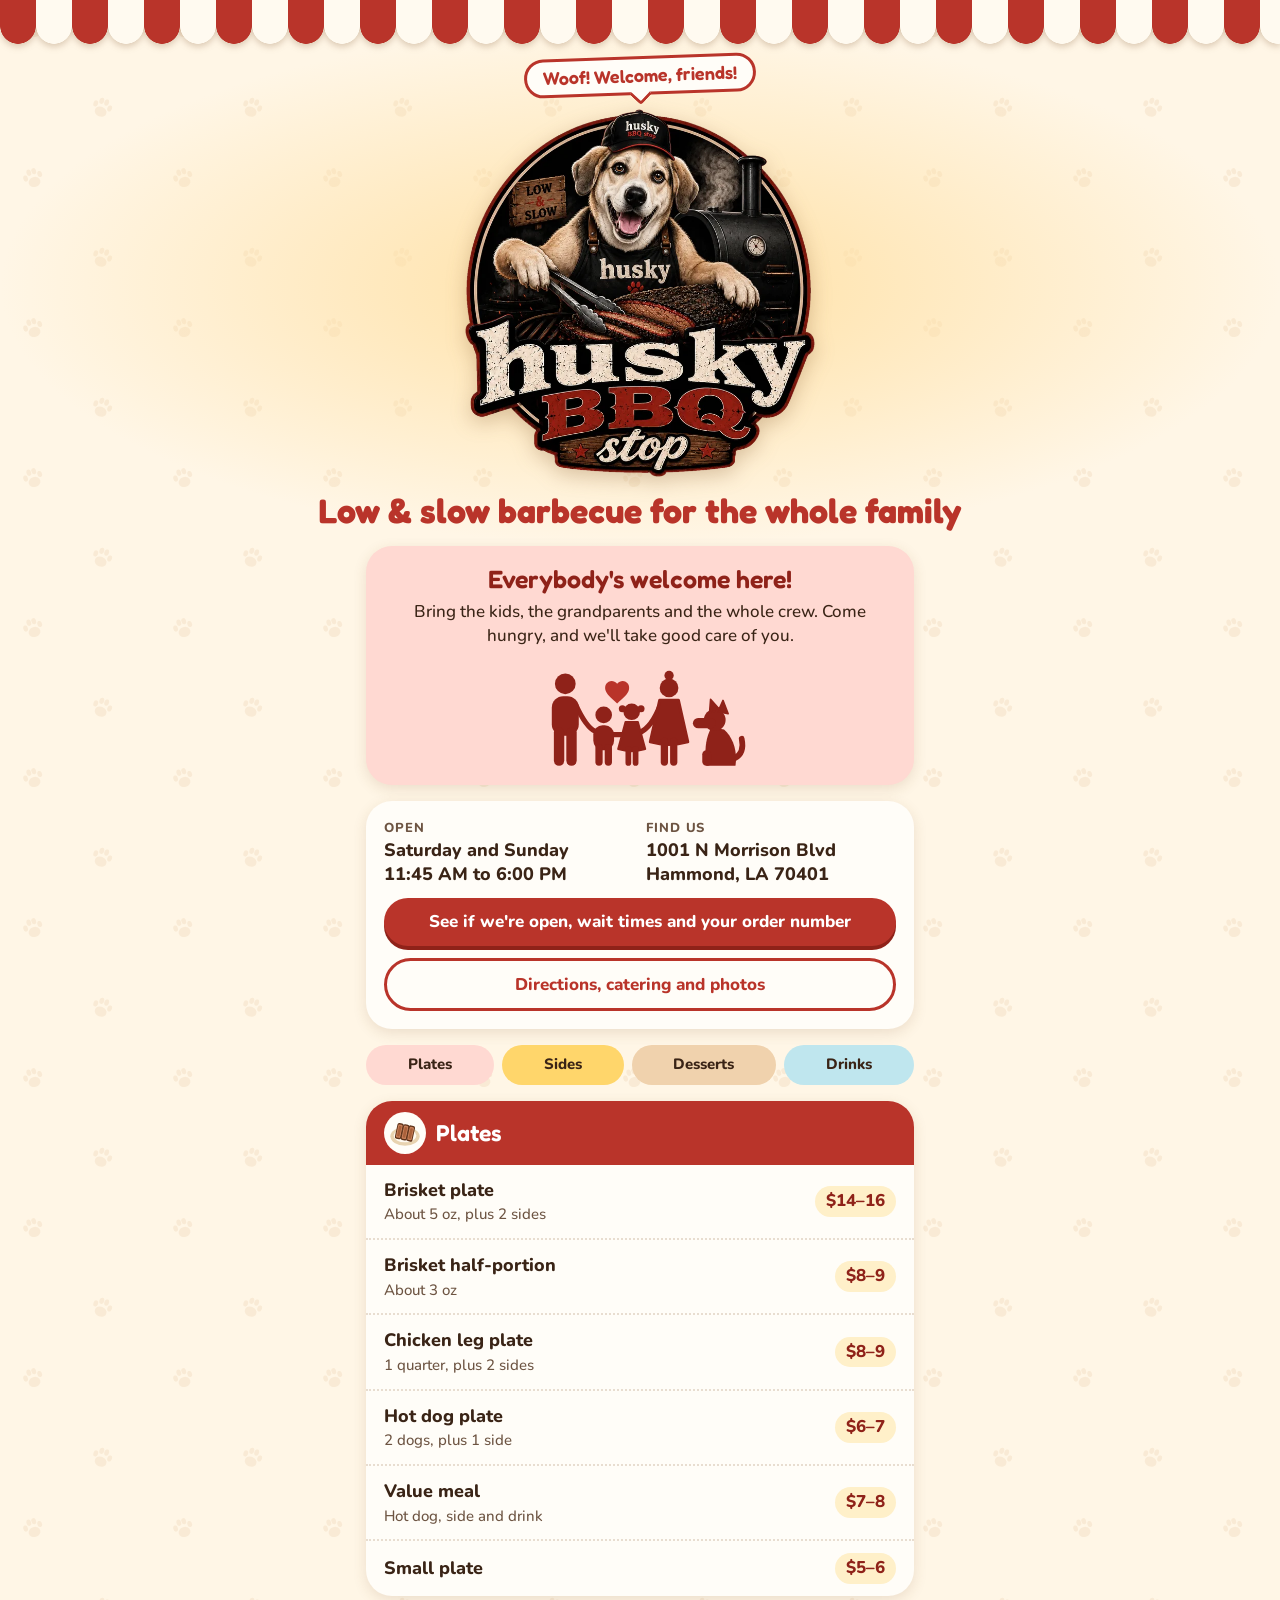
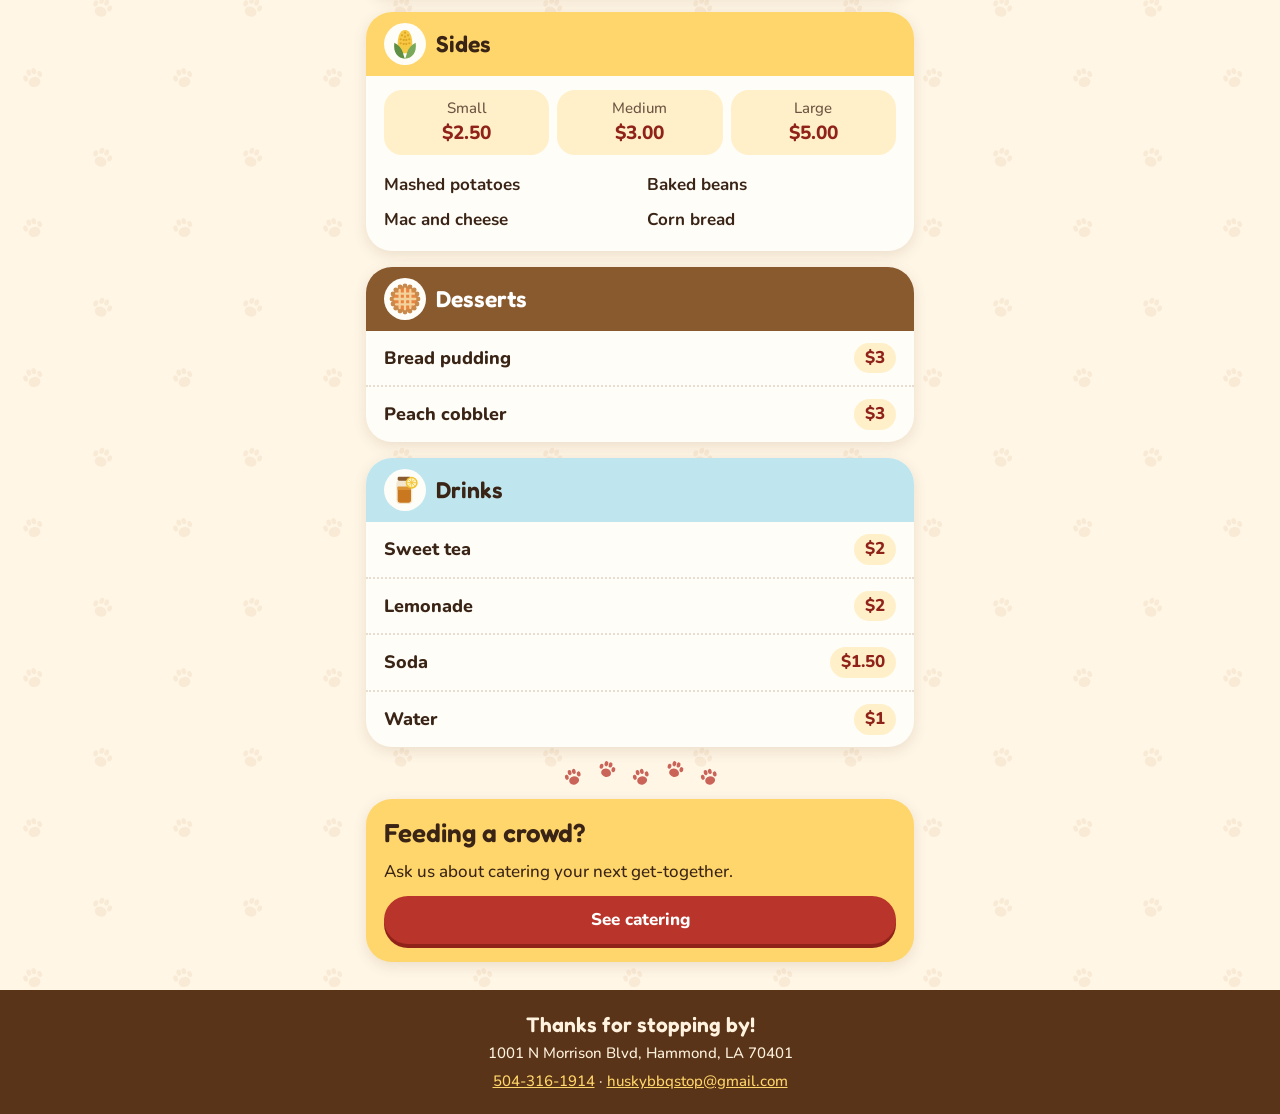
<file: index.html>
<!doctype html>
<html lang="en"><head><meta charset="utf-8">
<meta name="viewport" content="width=device-width, initial-scale=1, viewport-fit=cover">
<title>Husky BBQ Stop</title>
<meta name="claude:viewport-fit-sides" content="cover">
<meta name="description" content="Husky BBQ Stop menu and prices: low and slow smoked brisket, hot dogs and chicken legs in Hammond, Louisiana.">
<meta name="theme-color" content="#fbf3e4">
<meta property="og:title" content="Husky BBQ Stop">
<meta property="og:description" content="Low and slow barbecue in Hammond, Louisiana. Open Saturday and Sunday.">
<meta property="og:image" content="https://huskybbqshop.com/share.jpg">
<link rel="icon" href="icon.png">
<link rel="apple-touch-icon" href="icon.png">
<link rel="stylesheet" href="https://fonts.googleapis.com/css2?family=Fredoka:wght@600;700&amp;family=Nunito:wght@500;700;800&amp;display=swap">
<link rel="stylesheet" href="style.css">
</head>
<body>
<div class="awning" aria-hidden="true"></div>
<header class="hero">
<p class="bubble">Woof! Welcome, friends!</p>
<img class="logo" src="logo.webp" width="680" height="715" alt="Husky BBQ Stop logo: a smiling dog in a cap and apron slicing brisket beside a smoker">
<h1>Low &amp; slow barbecue for the whole family</h1>
</header>

<main>
<section class="card welcome">
<h2>Everybody's welcome here!</h2>
<p>Bring the kids, the grandparents and the whole crew. Come hungry, and we'll take good care of you.</p>
<svg class="fam" viewBox="0 0 212 100" fill="currentColor" aria-hidden="true"><path d="M44 40Q54 62 63 66M78 69h13M106 67Q117 62 125 42" fill="none" stroke="currentColor" stroke-width="5" stroke-linecap="round"/><circle cx="34" cy="20" r="10"/><rect x="21" y="32" width="26" height="38" rx="11"/><rect x="23" y="62" width="10" height="37" rx="5"/><rect x="35" y="62" width="10" height="37" rx="5"/><circle cx="71" cy="50" r="8"/><rect x="61" y="60" width="20" height="24" rx="9"/><rect x="63" y="78" width="7" height="21" rx="3.500"/><rect x="72" y="78" width="7" height="21" rx="3.500"/><circle cx="98" cy="47" r="8"/><circle cx="89" cy="44" r="3.400"/><circle cx="107" cy="44" r="3.400"/><path d="M92 57h12l7 26q-13 4-26 0z" stroke="currentColor" stroke-width="2" stroke-linejoin="round"/><rect x="92" y="80" width="5.500" height="19" rx="2.700"/><rect x="99" y="80" width="5.500" height="19" rx="2.700"/><circle cx="134" cy="24" r="9"/><circle cx="134" cy="12" r="4.500"/><path d="M125 36h18l9 40q-18 5-36 0z" stroke="currentColor" stroke-width="3" stroke-linejoin="round"/><rect x="126" y="72" width="7" height="27" rx="3.500"/><rect x="135" y="72" width="7" height="27" rx="3.500"/><path d="M197 92q10-5 7-19" fill="none" stroke="currentColor" stroke-width="5.500" stroke-linecap="round"/><path d="M170 99c-2-14-1-27 5-37l12 2c9 8 13 21 11 35z"/><rect x="166" y="84" width="9" height="15" rx="4"/><circle cx="178" cy="55" r="10.500"/><rect x="157" y="53" width="22" height="10" rx="5"/><path d="M173 48l1-13 9 10zM181 47l5-11 5 13z" stroke="currentColor" stroke-width="1.500" stroke-linejoin="round"/><path d="M84 20c-5-6-14-1-11 7 2 5 7 8 11 12 4-4 9-7 11-12 3-8-6-13-11-7z" fill="var(--red)"/></svg>
</section>

<section class="card" aria-label="Hours and location">
<div class="facts">
<div><h3>Open</h3><p class="val">Saturday and Sunday<br>11:45 AM to 6:00 PM</p></div>
<div><h3>Find us</h3><p class="val">1001 N Morrison Blvd<br>Hammond, LA 70401</p></div>
</div>
<div class="stack">
<a class="btn main" href="https://claude.ai/artifact/BXaqdQzdZmfjxdPt5b5Gmy">See if we're open, wait times and your order number</a>
<a class="btn plain" href="find-us.html">Directions, catering and photos</a>
</div>
</section>

<nav class="chips" aria-label="Jump to">
<a class="chip" href="#plates">Plates</a><a class="chip" href="#sides">Sides</a><a class="chip" href="#desserts">Desserts</a><a class="chip" href="#drinks">Drinks</a>
</nav>

<section id="plates" class="cat c-red"><div class="ch"><h2><svg class="art" viewBox="0 0 48 48" aria-hidden="true"><ellipse cx="24" cy="29" rx="22" ry="14" fill="#e8d3b0"/><ellipse cx="24" cy="28" rx="17" ry="10" fill="#fffaf0"/><g transform="rotate(12 24 23)"><rect x="10.5" y="11" width="9.500" height="24" rx="2.800" fill="#5e3219"/><rect x="11.9" y="13" width="6.700" height="20" rx="1.800" fill="#c9805a"/><rect x="13.3" y="15" width="3.900" height="16" rx="1.200" fill="#a9603a"/><rect x="19.2" y="11" width="9.500" height="24" rx="2.800" fill="#5e3219"/><rect x="20.599999999999998" y="13" width="6.700" height="20" rx="1.800" fill="#c9805a"/><rect x="22.0" y="15" width="3.900" height="16" rx="1.200" fill="#a9603a"/><rect x="27.9" y="11" width="9.500" height="24" rx="2.800" fill="#5e3219"/><rect x="29.299999999999997" y="13" width="6.700" height="20" rx="1.800" fill="#c9805a"/><rect x="30.7" y="15" width="3.900" height="16" rx="1.200" fill="#a9603a"/></g></svg> Plates</h2></div>
<div class="m"><div><b>Brisket plate</b><small>About 5 oz, plus 2 sides</small></div><span class="p">$14–16</span></div>
<div class="m"><div><b>Brisket half-portion</b><small>About 3 oz</small></div><span class="p">$8–9</span></div>
<div class="m"><div><b>Chicken leg plate</b><small>1 quarter, plus 2 sides</small></div><span class="p">$8–9</span></div>
<div class="m"><div><b>Hot dog plate</b><small>2 dogs, plus 1 side</small></div><span class="p">$6–7</span></div>
<div class="m"><div><b>Value meal</b><small>Hot dog, side and drink</small></div><span class="p">$7–8</span></div>
<div class="m"><div><b>Small plate</b></div><span class="p">$5–6</span></div>
</section>

<section id="sides" class="cat c-butter"><div class="ch"><h2><svg class="art" viewBox="0 0 48 48" aria-hidden="true"><path d="M24 3c8 0 11 11 11 21 0 8-4 14-11 14s-11-6-11-14C13 14 16 3 24 3z" fill="#f6c945"/><circle cx="24" cy="7" r="1.700" fill="#e0a526"/><circle cx="19.5" cy="11" r="1.700" fill="#e0a526"/><circle cx="28.5" cy="11" r="1.700" fill="#e0a526"/><circle cx="24" cy="13" r="1.700" fill="#e0a526"/><circle cx="17.5" cy="17" r="1.700" fill="#e0a526"/><circle cx="22" cy="18" r="1.700" fill="#e0a526"/><circle cx="26" cy="18" r="1.700" fill="#e0a526"/><circle cx="30.5" cy="17" r="1.700" fill="#e0a526"/><circle cx="17.5" cy="23" r="1.700" fill="#e0a526"/><circle cx="22" cy="24" r="1.700" fill="#e0a526"/><circle cx="26" cy="24" r="1.700" fill="#e0a526"/><circle cx="30.5" cy="23" r="1.700" fill="#e0a526"/><path d="M24 46C13 45 6 37 8 22c6 3 11 8 13 15 1 4 2 7 3 9z" fill="#5f8f45"/><path d="M24 46c11-1 18-9 16-24-6 3-11 8-13 15-1 4-2 7-3 9z" fill="#7aa95a"/></svg> Sides</h2></div>
<div class="sizes"><div>Small<b>$2.50</b></div><div>Medium<b>$3.00</b></div><div>Large<b>$5.00</b></div></div>
<ul class="sidelist"><li>Mashed potatoes</li><li>Baked beans</li><li>Mac and cheese</li><li>Corn bread</li></ul>
</section>

<section id="desserts" class="cat c-caramel"><div class="ch"><h2><svg class="art" viewBox="0 0 48 48" aria-hidden="true"><circle cx="43.5" cy="24.0" r="3.600" fill="#c98a4b"/><circle cx="42.0" cy="31.5" r="3.600" fill="#c98a4b"/><circle cx="37.8" cy="37.8" r="3.600" fill="#c98a4b"/><circle cx="31.5" cy="42.0" r="3.600" fill="#c98a4b"/><circle cx="24.0" cy="43.5" r="3.600" fill="#c98a4b"/><circle cx="16.5" cy="42.0" r="3.600" fill="#c98a4b"/><circle cx="10.2" cy="37.8" r="3.600" fill="#c98a4b"/><circle cx="6.0" cy="31.5" r="3.600" fill="#c98a4b"/><circle cx="4.5" cy="24.0" r="3.600" fill="#c98a4b"/><circle cx="6.0" cy="16.5" r="3.600" fill="#c98a4b"/><circle cx="10.2" cy="10.2" r="3.600" fill="#c98a4b"/><circle cx="16.5" cy="6.0" r="3.600" fill="#c98a4b"/><circle cx="24.0" cy="4.5" r="3.600" fill="#c98a4b"/><circle cx="31.5" cy="6.0" r="3.600" fill="#c98a4b"/><circle cx="37.8" cy="10.2" r="3.600" fill="#c98a4b"/><circle cx="42.0" cy="16.5" r="3.600" fill="#c98a4b"/><circle cx="24" cy="24" r="19.500" fill="#c98a4b"/><circle cx="24" cy="24" r="16.500" fill="#e8843f"/><path d="M16 10.500v27M24 8.500v31M32 10.500v27M10.500 16h27M8.500 24h31M10.500 32h27" stroke="#f3d29c" stroke-width="3.400" stroke-linecap="round"/></svg> Desserts</h2></div>
<div class="m"><div><b>Bread pudding</b></div><span class="p">$3</span></div>
<div class="m"><div><b>Peach cobbler</b></div><span class="p">$3</span></div>
</section>

<section id="drinks" class="cat c-sky"><div class="ch"><h2><svg class="art" viewBox="0 0 48 48" aria-hidden="true"><rect x="11" y="9" width="24" height="36" rx="6" fill="#f3e7d0"/><path d="M13 19h20v20a4 4 0 0 1-4 4H17a4 4 0 0 1-4-4z" fill="#c9781f"/><path d="M13 19h20v5H13z" fill="#dd9233"/><rect x="13" y="4" width="20" height="6" rx="2" fill="#8a5a2f"/><circle cx="34" cy="13" r="9" fill="#f2c230"/><circle cx="34" cy="13" r="6.800" fill="#fff4c2"/><path d="M34 6.500v13M27.500 13h13M29.400 8.400l9.200 9.200M38.600 8.400l-9.200 9.200" stroke="#f2c230" stroke-width="1.200"/></svg> Drinks</h2></div>
<div class="m"><div><b>Sweet tea</b></div><span class="p">$2</span></div>
<div class="m"><div><b>Lemonade</b></div><span class="p">$2</span></div>
<div class="m"><div><b>Soda</b></div><span class="p">$1.50</span></div>
<div class="m"><div><b>Water</b></div><span class="p">$1</span></div>
</section>

<div class="trail" aria-hidden="true"><i></i><i></i><i></i><i></i><i></i></div>

<section class="card invite">
<h2>Feeding a crowd?</h2>
<p>Ask us about catering your next get-together.</p>
<a class="btn" href="find-us.html#catering">See catering</a>
</section>
</main>

<footer class="foot"><div class="foot-in">
<strong>Thanks for stopping by!</strong>
<p>1001 N Morrison Blvd, Hammond, LA 70401</p>
<p><a href="tel:+15043161914">504-316-1914</a> · <a href="mailto:huskybbqstop@gmail.com">huskybbqstop@gmail.com</a></p>
</div></footer>
</body></html>
</file>
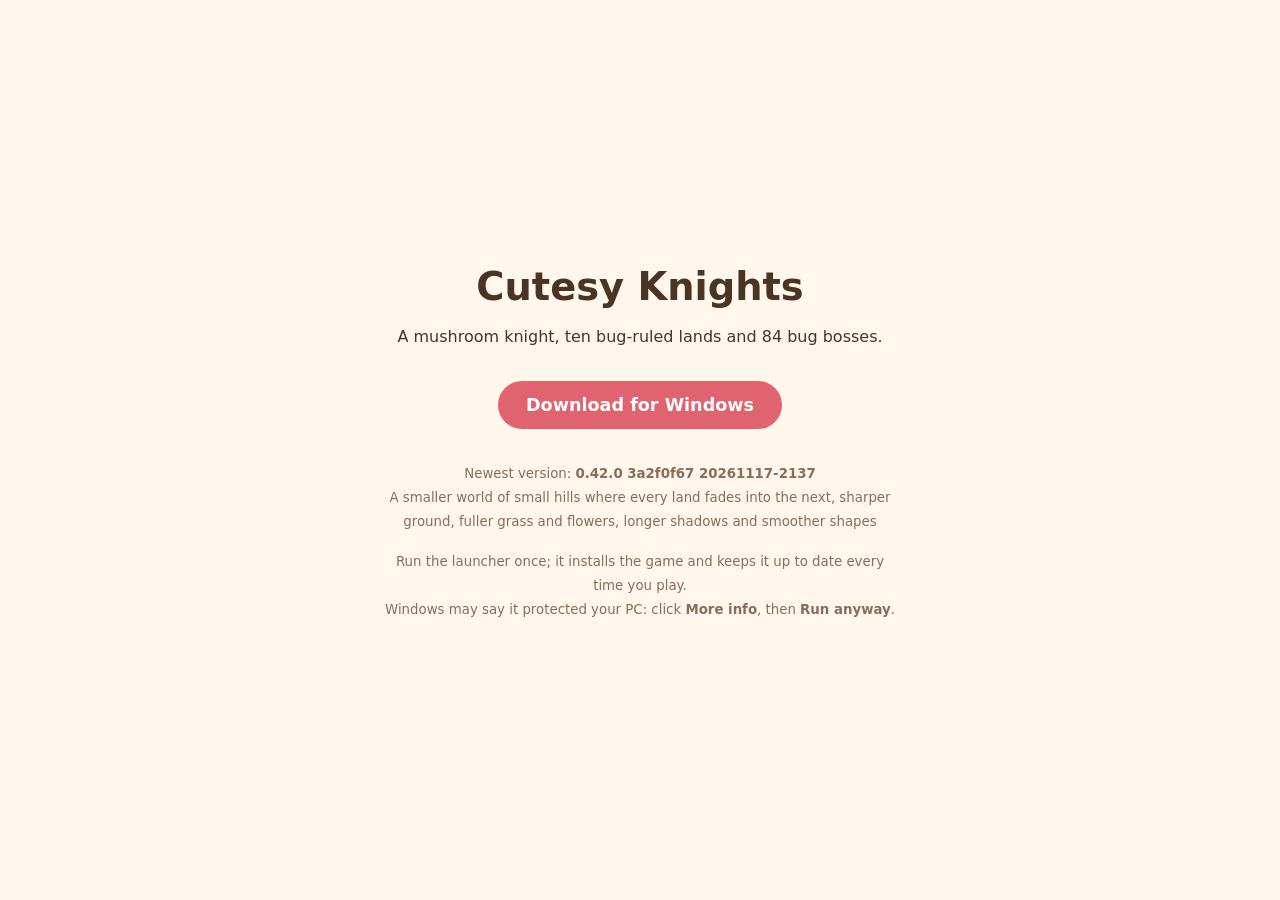
<file: game/index.html>
<!doctype html>
<html lang="en"><head><meta charset="utf-8"><meta name="viewport" content="width=device-width, initial-scale=1">
<title>Cutesy Knights</title>
<style>
 body{margin:0;font-family:system-ui,Segoe UI,sans-serif;background:#fff6ec;color:#4a3426;display:flex;min-height:100vh;align-items:center;justify-content:center}
 main{max-width:520px;padding:32px 16px;text-align:center}
 h1{font-size:2.4rem;margin:0 0 8px}
 p{line-height:1.5}
 a.btn{display:inline-block;margin:16px 0;padding:14px 28px;border-radius:999px;background:#e0646f;color:#fff;font-weight:700;text-decoration:none;font-size:1.1rem}
 a.btn:hover{background:#c94f5a}
 small{color:#8a6d5b}
</style></head><body><main>
<h1>Cutesy Knights</h1>
<p>A mushroom knight, ten bug-ruled lands and 84 bug bosses.</p>
<a class="btn" href="Launcher.exe">Download for Windows</a>
<p><small>Newest version: <b id="v">0.42.0 3a2f0f67 20261117-2137</b><br><span id="n">A smaller world of small hills where every land fades into the next, sharper ground, fuller grass and flowers, longer shadows and smoother shapes</span></small></p>
<p><small>Run the launcher once; it installs the game and keeps it up to date every time you play.<br>
Windows may say it protected your PC: click <b>More info</b>, then <b>Run anyway</b>.</small></p>
</main>
<script>
fetch('latest.json',{cache:'no-store'}).then(r=>r.json()).then(m=>{document.getElementById('v').textContent=m.version;document.getElementById('n').textContent=m.notes||''}).catch(()=>{});
</script>
</body></html>
</file>
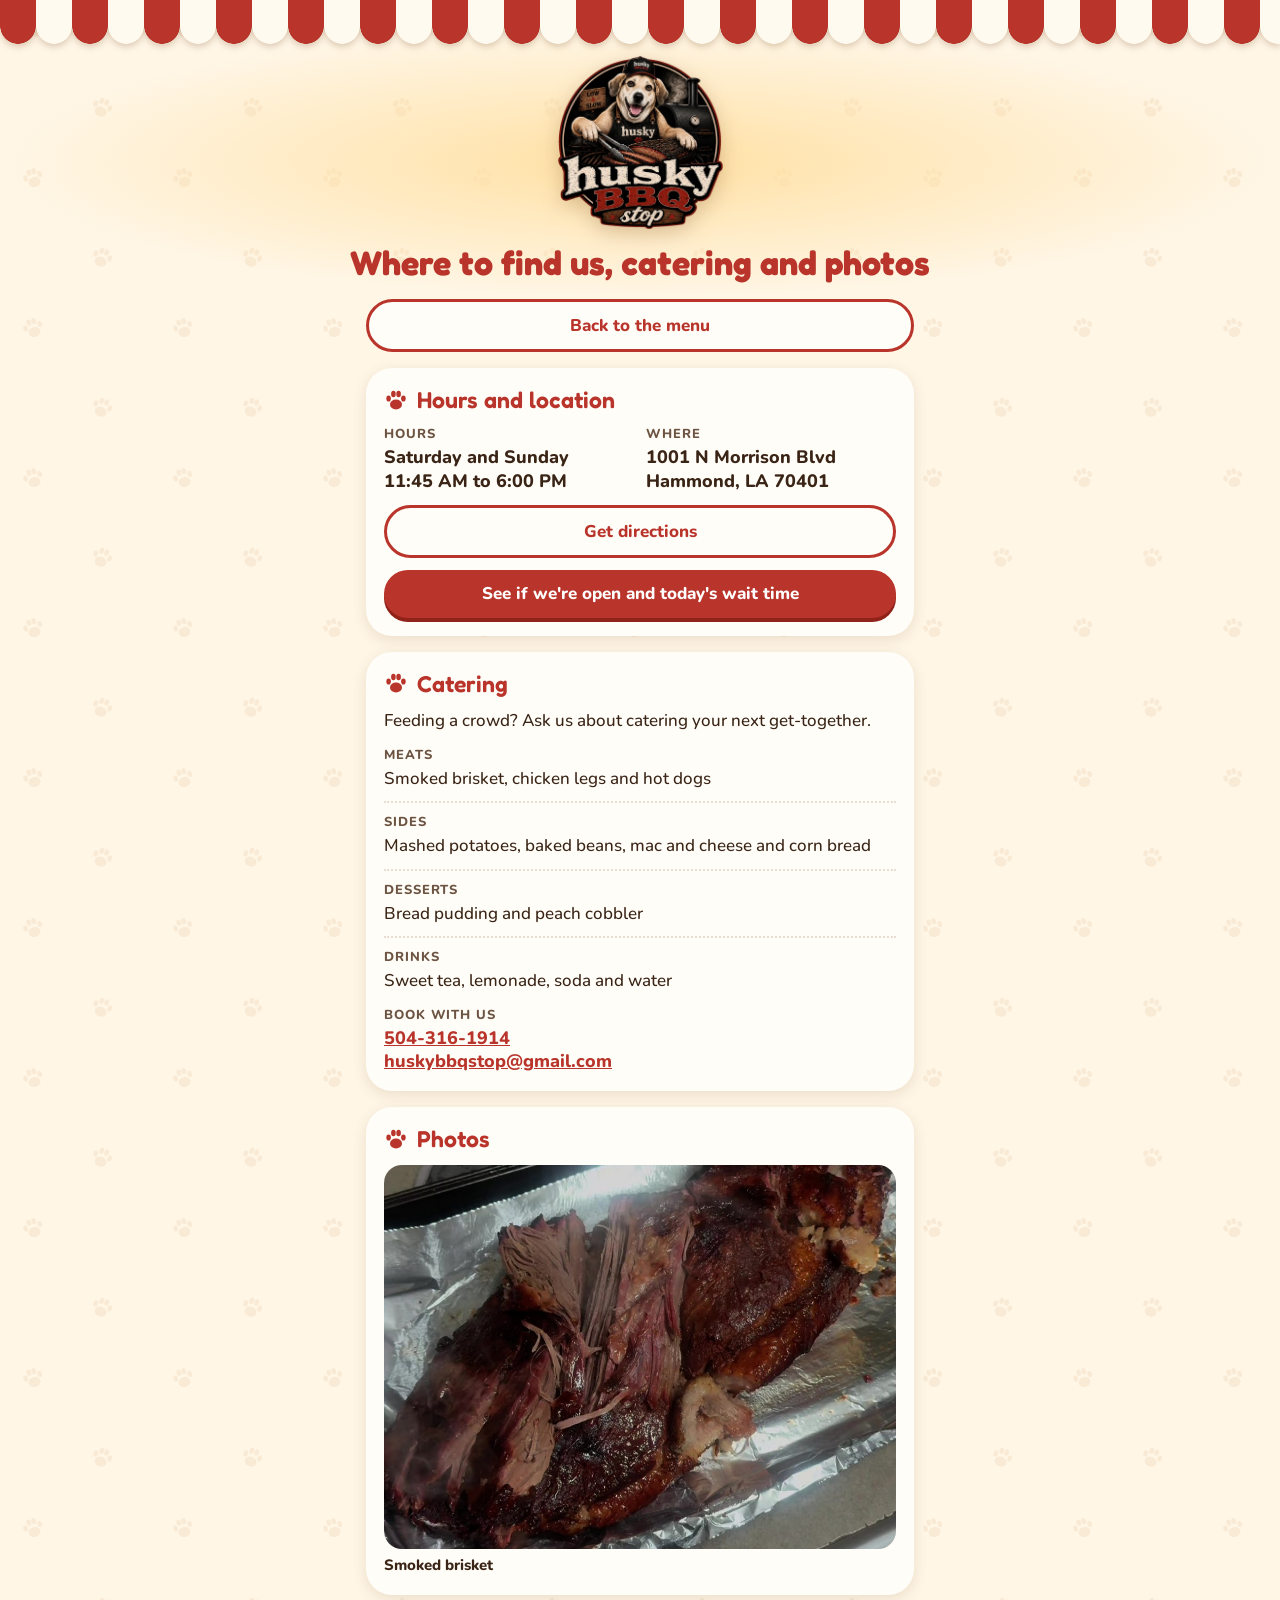
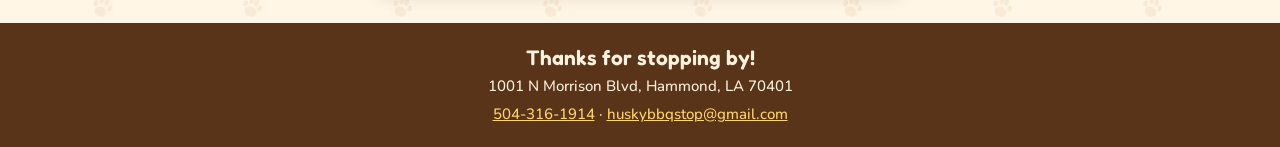
<file: find-us.html>
<!doctype html>
<html lang="en"><head><meta charset="utf-8">
<meta name="viewport" content="width=device-width, initial-scale=1, viewport-fit=cover">
<title>Husky BBQ Find Us</title>
<meta name="description" content="Husky BBQ Stop hours, location, catering and food photos.">
<meta name="theme-color" content="#fbf3e4">
<link rel="icon" href="icon.png">
<link rel="apple-touch-icon" href="icon.png">
<link rel="stylesheet" href="https://fonts.googleapis.com/css2?family=Fredoka:wght@600;700&amp;family=Nunito:wght@500;700;800&amp;display=swap">
<link rel="stylesheet" href="style.css">
</head>
<body>
<div class="awning" aria-hidden="true"></div>
<header class="hero small">
<a href="index.html"><img class="logo" src="logo.webp" width="680" height="715" alt="Husky BBQ Stop logo, back to the menu"></a>
<h1>Where to find us, catering and photos</h1>
</header>

<main>
<a class="btn plain" href="index.html">Back to the menu</a>

<section id="visit" class="card">
<h2 class="head">Hours and location</h2>
<div class="facts">
<div><h3>Hours</h3><p class="val">Saturday and Sunday<br>11:45 AM to 6:00 PM</p></div>
<div><h3>Where</h3><p class="val">1001 N Morrison Blvd<br>Hammond, LA 70401</p></div>
</div>
<div class="stack">
<a class="btn plain" href="https://www.google.com/maps/search/?api=1&amp;query=1001+N+Morrison+Blvd%2C+Hammond%2C+LA+70401">Get directions</a>
<a class="btn main" href="https://claude.ai/artifact/BXaqdQzdZmfjxdPt5b5Gmy">See if we're open and today's wait time</a>
</div>
</section>

<section id="catering" class="card">
<h2 class="head">Catering</h2>
<p>Feeding a crowd? Ask us about catering your next get-together.</p>
<ul class="serve">
<li><h3>Meats</h3>Smoked brisket, chicken legs and hot dogs</li>
<li><h3>Sides</h3>Mashed potatoes, baked beans, mac and cheese and corn bread</li>
<li><h3>Desserts</h3>Bread pudding and peach cobbler</li>
<li><h3>Drinks</h3>Sweet tea, lemonade, soda and water</li>
</ul>
<div><h3>Book with us</h3><p class="val contact"><a href="tel:+15043161914">504-316-1914</a><br><a href="mailto:huskybbqstop@gmail.com">huskybbqstop@gmail.com</a></p></div>
</section>

<section id="photos" class="card">
<h2 class="head">Photos</h2>
<figure><img class="pic" src="brisket.jpg" width="960" height="720" alt="A whole smoked brisket with a dark bark, pulled apart on foil"><figcaption>Smoked brisket</figcaption></figure>
</section>
</main>

<footer class="foot"><div class="foot-in">
<strong>Thanks for stopping by!</strong>
<p>1001 N Morrison Blvd, Hammond, LA 70401</p>
<p><a href="tel:+15043161914">504-316-1914</a> · <a href="mailto:huskybbqstop@gmail.com">huskybbqstop@gmail.com</a></p>
</div></footer>
</body></html>
</file>
<file: style.css>
/* A cheerful food-stand look: striped awning, faint paw prints, round letters and soft colors picked from the logo. One light look on every phone, so the logo always sits on cream. */
:root{--bg:#fff6e6;--glow:#ffe0a3;--fg:#3a2416;--card:#fffdf8;--red:#b9342a;--red-dark:#8f2219;--on-red:#fff;--stripe:#fffaf0;--caramel:#8a5a2f;--on-caramel:#fff;--butter:#ffd66b;--butter-soft:#fff0c9;--on-butter:#3a2416;--sky:#bfe6ee;--on-sky:#3a2416;--pink:#ffd9d2;--foot:#5a3418;--on-foot:#fff3df;--mut:#6d5442;--line:rgba(138,90,47,.2);--shadow:0 4px 14px rgba(120,76,36,.14);--display:"Fredoka","Baloo 2","Trebuchet MS",system-ui,sans-serif;--body:"Nunito",system-ui,-apple-system,"Segoe UI",Roboto,sans-serif;--paw:url("data:image/svg+xml,%3Csvg xmlns='http://www.w3.org/2000/svg' viewBox='0 0 24 24'%3E%3Cellipse cx='12' cy='16.5' rx='6' ry='5'/%3E%3Cellipse cx='4.6' cy='10.5' rx='2.3' ry='3.1'/%3E%3Cellipse cx='9.4' cy='6' rx='2.3' ry='3.2'/%3E%3Cellipse cx='14.6' cy='6' rx='2.3' ry='3.2'/%3E%3Cellipse cx='19.4' cy='10.5' rx='2.3' ry='3.1'/%3E%3C/svg%3E");color-scheme:light;box-sizing:border-box;padding-top:env(safe-area-inset-top,0px);padding-bottom:env(safe-area-inset-bottom,0px)}
*,*::before,*::after{box-sizing:inherit}
html{scroll-padding-top:12px}
@media(prefers-reduced-motion:no-preference){html{scroll-behavior:smooth}}
body{margin:0;background-color:var(--bg);background-image:url("data:image/svg+xml,%3Csvg xmlns='http://www.w3.org/2000/svg' width='150' height='150' viewBox='0 0 150 150' fill='%23c98a4b' fill-opacity='.11'%3E%3Cg transform='translate(18 20) rotate(-18)'%3E%3Cellipse cx='12' cy='16.5' rx='6' ry='5'/%3E%3Cellipse cx='4.6' cy='10.5' rx='2.3' ry='3.1'/%3E%3Cellipse cx='9.4' cy='6' rx='2.3' ry='3.2'/%3E%3Cellipse cx='14.6' cy='6' rx='2.3' ry='3.2'/%3E%3Cellipse cx='19.4' cy='10.5' rx='2.3' ry='3.1'/%3E%3C/g%3E%3Cg transform='translate(95 92) rotate(20)'%3E%3Cellipse cx='12' cy='16.5' rx='6' ry='5'/%3E%3Cellipse cx='4.6' cy='10.5' rx='2.3' ry='3.1'/%3E%3Cellipse cx='9.4' cy='6' rx='2.3' ry='3.2'/%3E%3Cellipse cx='14.6' cy='6' rx='2.3' ry='3.2'/%3E%3Cellipse cx='19.4' cy='10.5' rx='2.3' ry='3.1'/%3E%3C/g%3E%3C/svg%3E");color:var(--fg);font:500 17px/1.45 var(--body)}
main,.foot-in{max-width:580px;margin:0 auto;padding-left:max(16px,env(safe-area-inset-left,0px));padding-right:max(16px,env(safe-area-inset-right,0px))}
main{display:grid;gap:16px;padding-block:0 28px}
main>*{min-width:0}
p,ul,figure{margin:0}
a:focus-visible{outline:3px solid var(--fg);outline-offset:2px}
img{max-width:100%}

/* Striped awning across the top, like the front of a food stand */
.awning{position:relative;z-index:1;height:26px;background:repeating-linear-gradient(90deg,var(--red) 0 36px,var(--stripe) 36px 72px);filter:drop-shadow(0 3px 3px rgba(120,76,36,.25))}
.awning::after{content:"";position:absolute;left:0;right:0;top:100%;height:18px;background:radial-gradient(circle at 18px 0,var(--red) 17.5px,transparent 18px) 0 0/72px 18px repeat-x,radial-gradient(circle at 54px 0,var(--stripe) 17.5px,transparent 18px) 0 0/72px 18px repeat-x}

/* Top of the page: the dog says hello from a warm glow */
.hero{background:radial-gradient(closest-side,var(--glow),transparent);text-align:center;padding:30px 16px 16px}
.bubble{display:inline-block;position:relative;background:var(--card);color:var(--red);border:3px solid var(--red);border-radius:22px;padding:5px 16px;margin:0 0 14px;font:600 18px/1.25 var(--display);transform:rotate(-2deg)}
.bubble::after{content:"";position:absolute;left:50%;bottom:-10px;width:16px;height:16px;margin-left:-8px;background:var(--card);border-right:3px solid var(--red);border-bottom:3px solid var(--red);transform:rotate(45deg);border-bottom-right-radius:4px}
.logo{display:block;width:min(80vw,350px);height:auto;margin:0 auto;filter:drop-shadow(0 6px 10px rgba(120,76,36,.28))}
.hero.small .logo{width:min(44vw,165px)}
@media(prefers-reduced-motion:no-preference){.logo{animation:bob 4s ease-in-out infinite;transform-origin:50% 90%}}
@keyframes bob{0%,100%{transform:rotate(-1.2deg)}50%{transform:rotate(1.2deg) translateY(-4px)}}
h1{margin:14px auto 0;max-width:20em;font:700 clamp(27px,7.5vw,34px)/1.15 var(--display);color:var(--red);text-wrap:balance}
h2{margin:0;font:600 23px/1.2 var(--display);text-wrap:balance}
h3{margin:0 0 2px;font-size:13px;font-weight:800;text-transform:uppercase;letter-spacing:.07em;color:var(--mut)}

/* The family welcome */
.card.welcome{background:var(--pink);text-align:center;justify-items:center;gap:6px}
.welcome h2{color:var(--red-dark);font-size:25px}
.welcome .fam{display:block;width:min(60vw,220px);max-width:100%;height:auto;margin-top:8px;color:var(--red-dark)}

/* Buttons */
.btn{display:block;text-align:center;padding:13px 16px;border-radius:999px;font-weight:800;text-decoration:none;line-height:1.25}
.btn:active,.chip:active{transform:translateY(2px)}
.btn.main{background:var(--red);color:var(--on-red);box-shadow:0 4px 0 var(--red-dark)}
.btn.plain{background:var(--card);color:var(--red);border:3px solid var(--red)}
.stack{display:grid;gap:12px}

/* Hours and place, side by side when they fit */
.facts{display:grid;grid-template-columns:repeat(auto-fit,minmax(200px,1fr));gap:12px}
.val{font-size:18px;font-weight:800;line-height:1.3}

/* Cards */
.card{background:var(--card);border-radius:26px;padding:18px;box-shadow:var(--shadow);display:grid;gap:12px}
.chips{display:flex;flex-wrap:wrap;gap:8px}
.chip{flex:1 1 auto;text-align:center;padding:9px 10px;border-radius:999px;color:var(--fg);font-weight:800;font-size:15px;text-decoration:none;white-space:nowrap}
.chip:nth-child(1){background:var(--pink)}
.chip:nth-child(2){background:var(--butter)}
.chip:nth-child(3){background:#f0d2ad}
.chip:nth-child(4){background:var(--sky)}

/* Menu sections: a soft colored header with a little food picture */
.cat{background:var(--card);border-radius:26px;overflow:hidden;box-shadow:var(--shadow)}
.ch{background:var(--cc);color:var(--ct);padding:11px 18px}
.head{display:flex;align-items:center;gap:9px;color:var(--red)}
.head::before{content:"";flex:none;width:24px;height:24px;background:currentColor;-webkit-mask:var(--paw) center/contain no-repeat;mask:var(--paw) center/contain no-repeat}
.art{flex:none;width:42px;height:42px;padding:5px;background:var(--card);border-radius:50%}
.ch h2{display:flex;align-items:center;gap:10px}
.c-red{--cc:var(--red);--ct:var(--on-red)}
.c-butter{--cc:var(--butter);--ct:var(--on-butter)}
.c-caramel{--cc:var(--caramel);--ct:var(--on-caramel)}
.c-sky{--cc:var(--sky);--ct:var(--on-sky)}
.m{display:flex;justify-content:space-between;align-items:center;gap:14px;padding:12px 18px;border-top:2px dotted var(--line)}
.ch+.m{border-top:0}
.m b{font-size:18px;font-weight:800}
.m small{display:block;color:var(--mut);font-size:15px;margin-top:1px}
.p{flex:none;background:var(--butter-soft);color:var(--red-dark);border-radius:999px;padding:3px 11px;font-size:17px;font-weight:800;white-space:nowrap;font-variant-numeric:tabular-nums}
.sizes{display:grid;grid-template-columns:repeat(3,1fr);gap:8px;padding:14px 18px 4px;text-align:center}
.sizes div{background:var(--butter-soft);border-radius:18px;padding:8px 4px;font-size:15px;color:var(--mut)}
.sizes b{display:block;color:var(--red-dark);font-size:19px;font-weight:800;font-variant-numeric:tabular-nums}
.sidelist{display:grid;grid-template-columns:1fr 1fr;gap:2px 14px;list-style:none;padding:10px 18px 14px;font-size:17px;font-weight:700}
.sidelist li{padding:4px 0}

/* A little trail of paw prints between parts of the page */
.trail{display:flex;justify-content:center;gap:14px;color:var(--red)}
.trail i{width:20px;height:20px;background:currentColor;opacity:.75;-webkit-mask:var(--paw) center/contain no-repeat;mask:var(--paw) center/contain no-repeat}
.trail i:nth-child(odd){transform:rotate(-16deg) translateY(4px)}
.trail i:nth-child(even){transform:rotate(16deg) translateY(-4px)}

/* Catering invitation */
.invite{background:var(--butter);color:var(--on-butter)}
.invite .btn{background:var(--red);color:var(--on-red);box-shadow:0 4px 0 var(--red-dark)}
.invite h2{font-size:26px}

/* Catering details and photo */
.serve{list-style:none;padding:0;display:grid;gap:10px}
.serve li{border-top:2px dotted var(--line);padding-top:10px}
.serve li:first-child{border-top:0;padding-top:0}
.contact{overflow-wrap:anywhere}
.contact a{color:var(--red)}
.pic{display:block;width:100%;height:auto;aspect-ratio:4/3;object-fit:cover;border-radius:18px}
figcaption{font-size:15px;font-weight:800;margin-top:6px}

/* Bottom of the page */
.foot{background:var(--foot);color:var(--on-foot);padding-block:22px;text-align:center;font-size:15px}
.foot-in{display:grid;gap:6px}
.foot strong{font:600 21px/1.2 var(--display)}
.foot a{color:var(--butter);overflow-wrap:anywhere}
</file>
